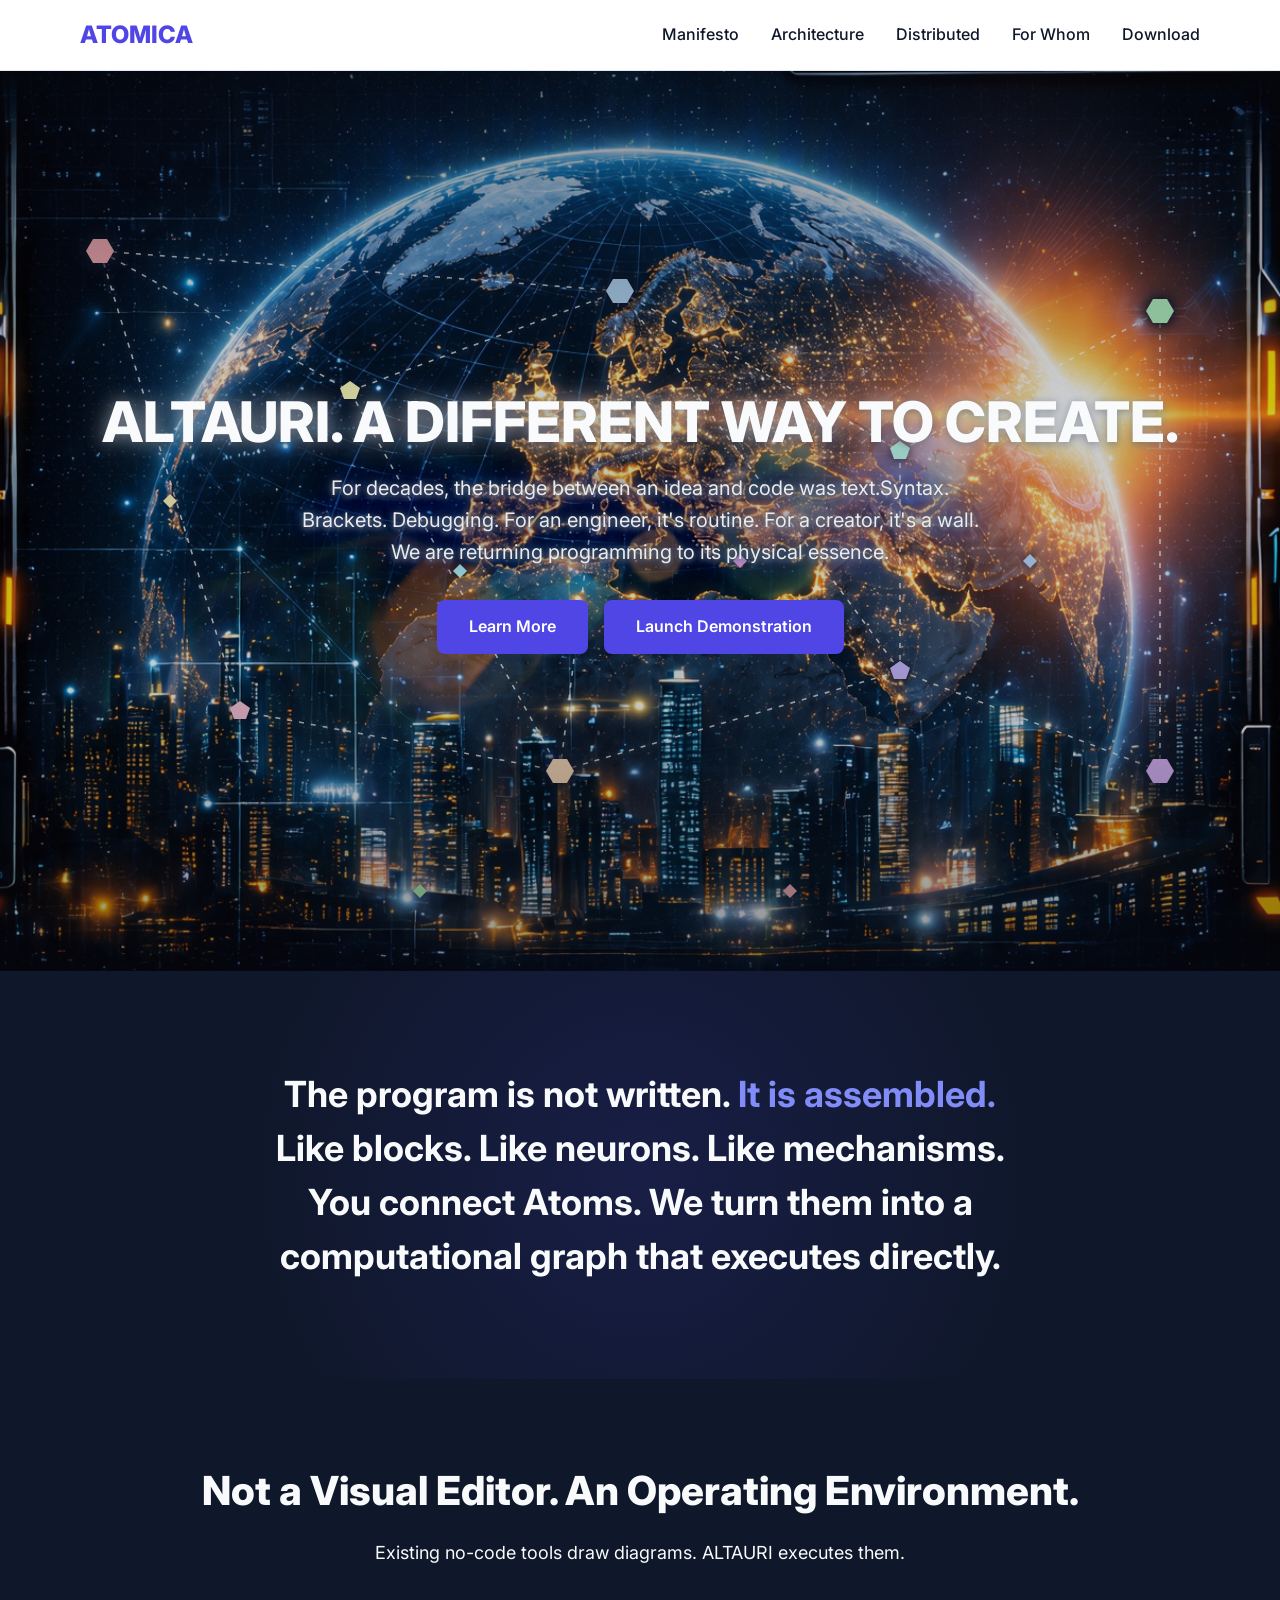
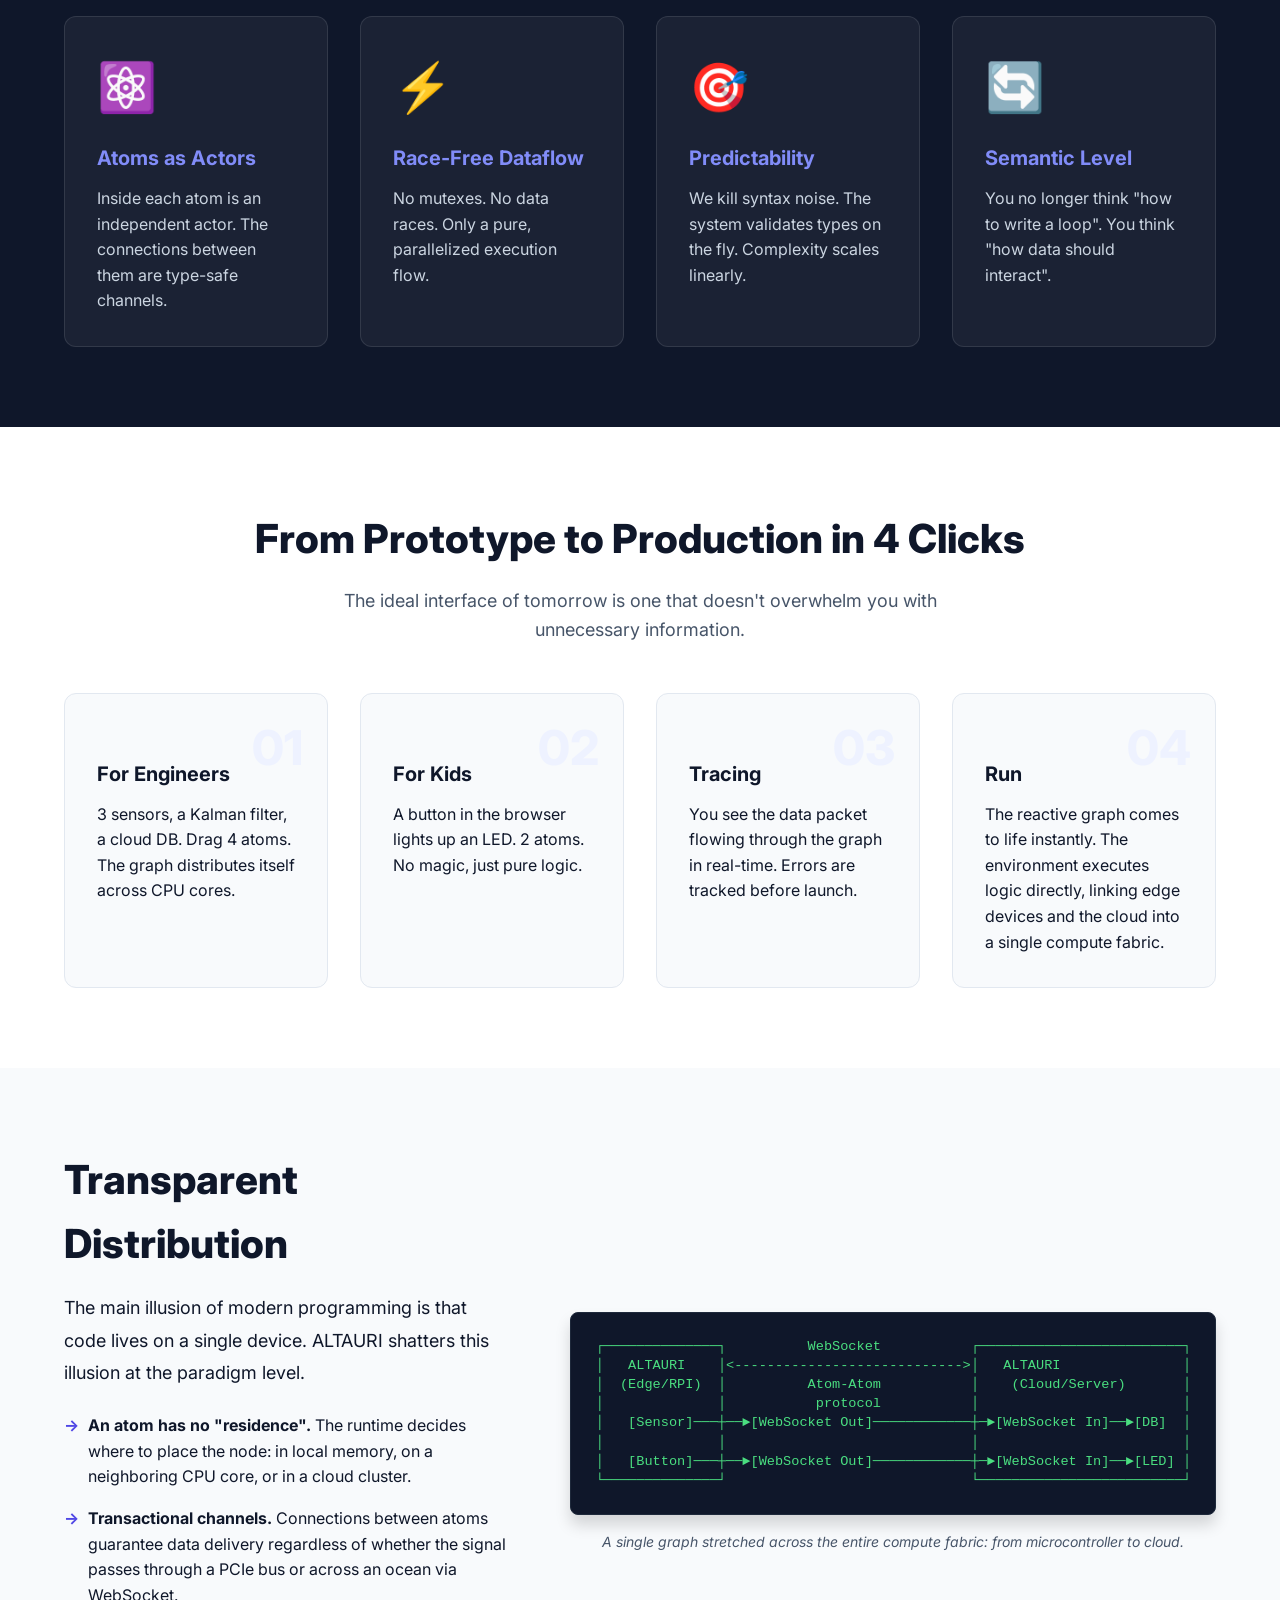
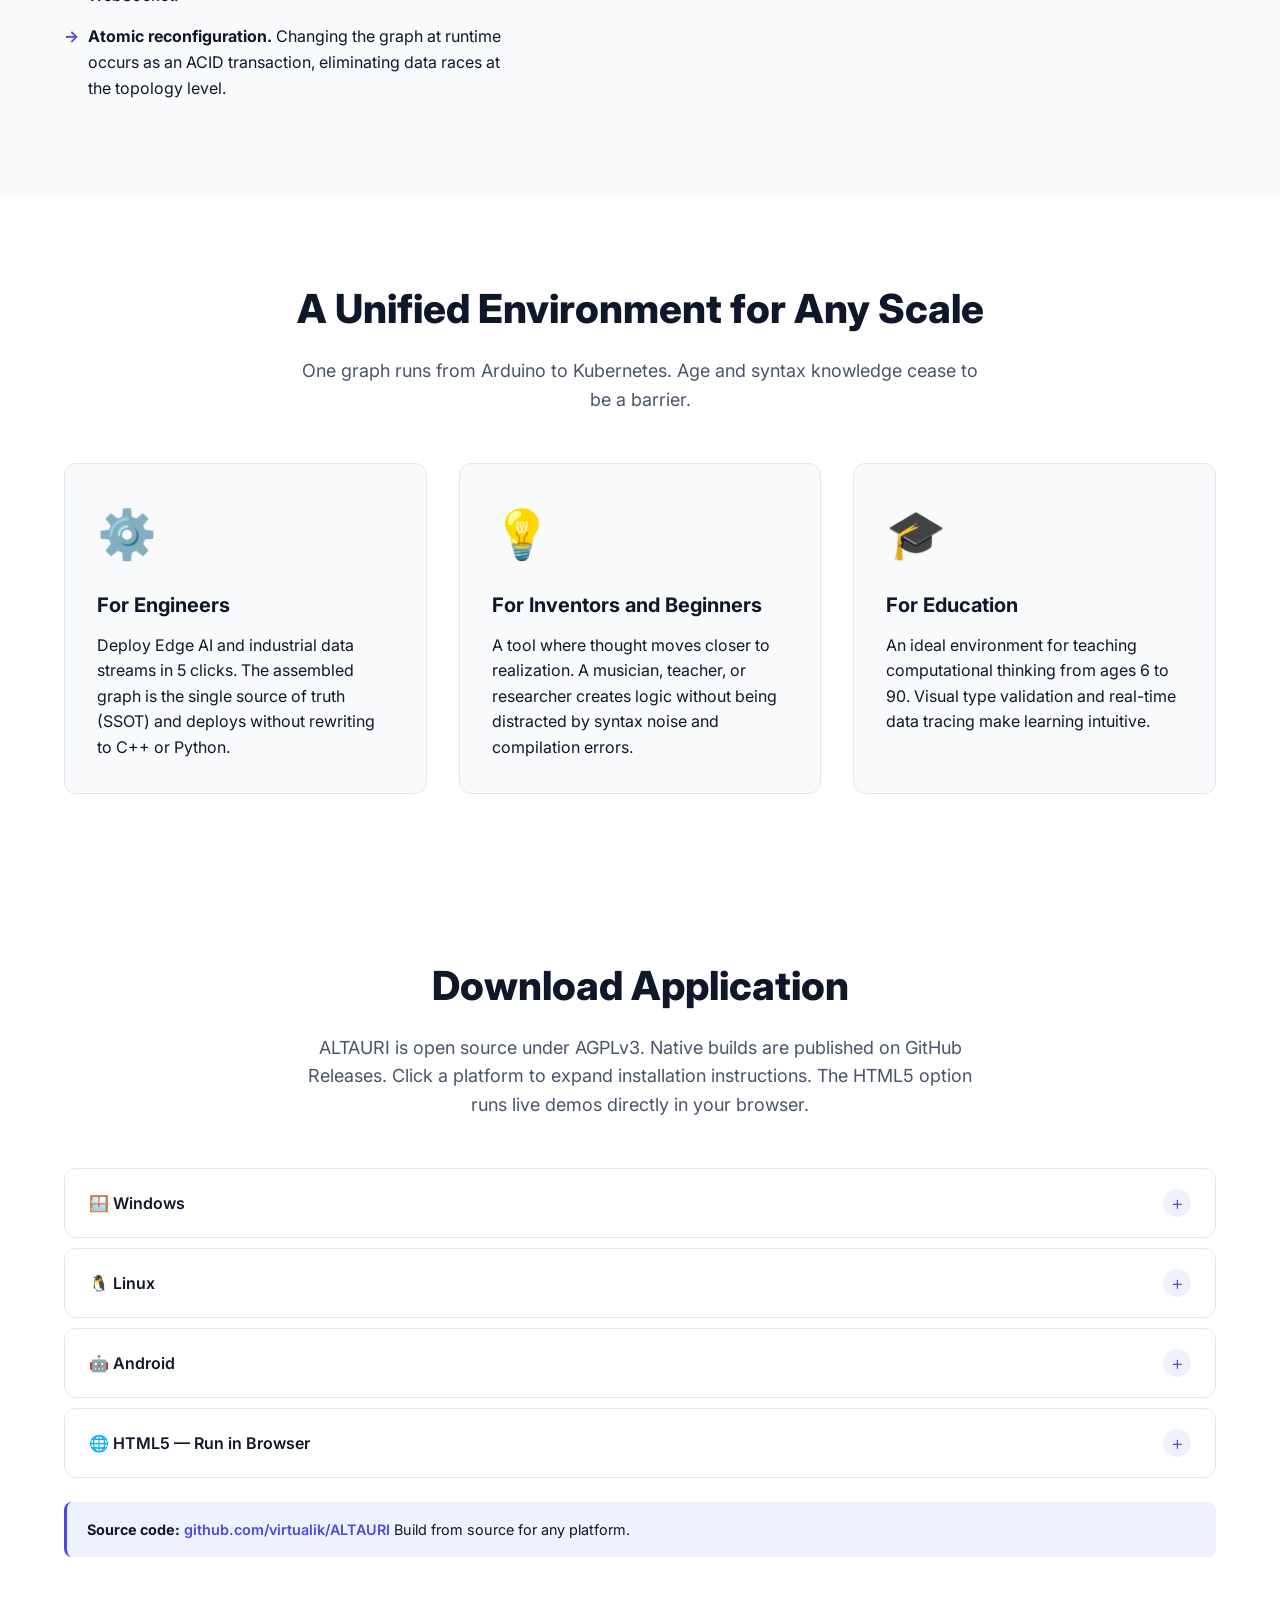
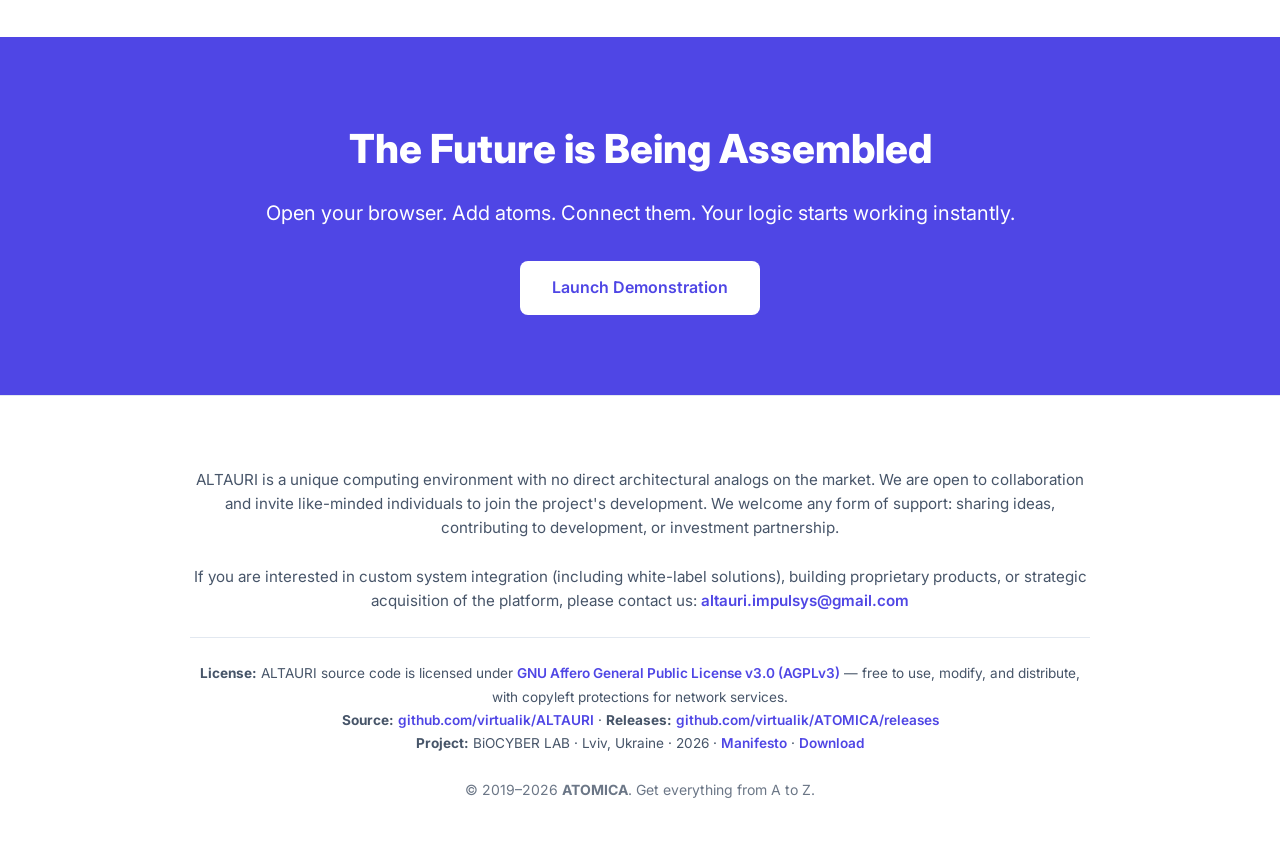
<file: index.html>
<!DOCTYPE html>
<html lang="en">
<head>
    <meta charset="UTF-8">
    <meta name="viewport" content="width=device-width, initial-scale=1.0">
    <title>ATOMICA — A Different Way to Create</title>

    <!-- No Cache this page -->
    <meta http-equiv="Cache-Control" content="no-cache, no-store, must-revalidate">
    <meta http-equiv="Pragma" content="no-cache">
    <meta http-equiv="Expires" content="0">

    <meta name="description" content="ALTAURI is an open-source execution environment for computational graphs. The program is not written — it is assembled. Available for Windows, Linux, Android, and HTML5.">
    <meta name="keywords" content="ALTAURI, ATOMICA, visual programming, computational graph, open source, AGPLv3, NGI, NLnet, WebSocket Atom, distributed computing">
    <link rel="stylesheet" href="css/main.css">
    <link rel="preconnect" href="https://fonts.googleapis.com">
    <link rel="preconnect" href="https://fonts.gstatic.com" crossorigin>
    <link href="https://fonts.googleapis.com/css2?family=Inter:wght@400;500;600;700;800&display=swap" rel="stylesheet">

    <style>
        .manifesto-dark {
            background-color: #0f172a;
            color: #f8fafc;
            padding: 6rem 0;
            text-align: center;
            position: relative;
            overflow: hidden;
        }
        .manifesto-dark::before {
            content: '';
            position: absolute;
            top: 0; left: 0; right: 0; bottom: 0;
            background: radial-gradient(circle at 50% 50%, rgba(79, 70, 229, 0.15) 0%, transparent 60%);
            pointer-events: none;
        }
        .manifesto-quote {
            font-size: clamp(1.5rem, 3vw, 2.25rem);
            font-weight: 700;
            line-height: 1.5;
            max-width: 900px;
            margin: 0 auto;
            position: relative;
            z-index: 1;
        }
        .manifesto-quote span { color: #818cf8; }
        .contrast-section { background-color: #0f172a; color: #e2e8f0; }
        .contrast-section .section-title,
        .contrast-section .section-subtitle { color: #f8fafc; }
        .contrast-card {
            background: rgba(255, 255, 255, 0.05);
            border: 1px solid rgba(255, 255, 255, 0.1);
        }
        .contrast-card h3 { color: #818cf8; }
        .contrast-card p { color: #cbd5e1; }

        /* ====================================================================
           ACCORDION (shared between download + nested demo modules)
           ==================================================================== */
        .accordion-container {
            display: flex;
            flex-direction: column;
            gap: 10px;
            margin-top: 2rem;
        }
        .accordion-item {
            flex: 0 0 auto;
            border-radius: var(--radius-lg, 12px);
            background: var(--color-surface, #ffffff);
            border: 1.5px solid var(--color-border, #e2e8f0);
            overflow: hidden;
            display: flex;
            flex-direction: column;
            transition:
                flex 0.55s cubic-bezier(0.25, 1, 0.5, 1),
                box-shadow 0.35s ease,
                border-color 0.35s ease;
            will-change: flex;
        }
        .accordion-item:hover:not(.is-active) {
            border-color: #c7d2fe;
            box-shadow: 0 2px 8px rgba(79, 70, 229, 0.06);
        }
        .accordion-item.is-active {
            border-color: var(--color-accent, #4f46e5);
            box-shadow:
                0 8px 24px rgba(79, 70, 229, 0.12),
                0 2px 8px rgba(79, 70, 229, 0.06);
        }

        .accordion-header {
            flex-shrink: 0;
            display: flex;
            align-items: center;
            justify-content: space-between;
            padding: 1.25rem 1.5rem;
            background: transparent;
            border: none;
            cursor: pointer;
            text-align: left;
            font-family: inherit;
            font-size: 1rem;
            font-weight: 600;
            color: var(--color-text-primary, #0f172a);
            gap: 1rem;
            transition: color 0.3s ease;
            scroll-margin-top: 100px;
            width: 100%;
        }
        .accordion-header:hover { color: var(--color-accent, #4f46e5); }
        .accordion-item.is-active .accordion-header { color: var(--color-accent, #4f46e5); }
        .accordion-title {
            white-space: nowrap;
            overflow: hidden;
            text-overflow: ellipsis;
        }
        .accordion-icon {
            flex-shrink: 0;
            width: 28px;
            height: 28px;
            display: flex;
            align-items: center;
            justify-content: center;
            border-radius: 50%;
            background: var(--color-accent-light, #eef2ff);
            color: var(--color-accent, #4f46e5);
            font-size: 1.25rem;
            font-weight: 300;
            line-height: 1;
            transition: transform 0.45s cubic-bezier(0.25, 1, 0.5, 1),
                        background 0.3s ease;
            user-select: none;
        }
        .accordion-item.is-active .accordion-icon {
            transform: rotate(45deg);
            background: var(--color-accent, #4f46e5);
            color: #ffffff;
        }
        .accordion-content {
            height: 0;
            overflow: hidden;
            opacity: 0;
            padding: 0 1.5rem;
            transform: translateY(-8px);
            transition:
                height 0.45s cubic-bezier(0.25, 1, 0.5, 1),
                opacity 0.35s ease 0.08s,
                transform 0.35s ease 0.08s,
                padding 0.35s ease;
            pointer-events: none;
        }
        .accordion-item.is-active .accordion-content {
            height: auto;
            flex: 1 1 0%;
            min-height: 0;
            opacity: 1;
            transform: translateY(0);
            padding: 0 1.5rem 1.5rem;
            pointer-events: auto;
        }
        .accordion-inner {
            display: flex;
            flex-direction: column;
        }

        /* ====================================================================
           HERO — background image + SVG graph overlay + intro text
           Structure (bottom-up):
             Layer 0: Earth_EU_Dawn.png as CSS background-image (cover)
             Layer 1: dot grid (subtle, GitHub-style)
             Layer 2: SVG nodes + edges (decorative, breathing animation)
             Layer 3: dark gradient overlay for text contrast
             Layer 4: hero content (title, subtitle, buttons)
           ==================================================================== */
        .hero {
            position: relative;
            overflow: hidden;
            min-height: 100vh;
            display: flex;
            align-items: center;
            justify-content: center;
            padding: 6rem 0;
            text-align: center;
            background-color: #0a0a14;
            background-image: url('Earth_EU_Dawn.png');
            background-size: cover;
            background-position: center top;
            background-repeat: no-repeat;
        }
        /* Dot grid layer — covers entire hero */
        .hero-bg-dots {
            position: absolute;
            inset: 0;
            background-image: radial-gradient(circle, rgba(165, 180, 252, 0.20) 1px, transparent 1.4px);
            background-size: 32px 32px;
            background-position: 0 0;
            pointer-events: none;
            z-index: 1;
            /* Fade dots out at edges so center stays clean */
            mask-image: radial-gradient(ellipse at center, black 30%, transparent 80%);
            -webkit-mask-image: radial-gradient(ellipse at center, black 30%, transparent 80%);
        }
        /* SVG graph layer — decorative atoms + edges */
        .hero-bg-graph {
            position: absolute;
            inset: 0;
            width: 100%;
            height: 100%;
            pointer-events: none;
            z-index: 2;
            opacity: 1;
        }
        .hero-bg-graph .edge {
            stroke: rgba(255, 255, 255, 0.75);
            stroke-width: 1.6;
            fill: none;
            stroke-dasharray: 5 7;
            animation: dash-flow 18s linear infinite;
            filter: drop-shadow(0 0 3px rgba(255, 255, 255, 0.4));
        }
        .hero-bg-graph .node-major {
            filter: drop-shadow(0 0 10px currentColor) drop-shadow(0 0 4px currentColor);
            animation: node-pulse-major 5.5s ease-in-out infinite;
            transform-origin: center;
            transform-box: fill-box;
        }
        .hero-bg-graph .node-minor {
            filter: drop-shadow(0 0 6px currentColor);
            animation: node-pulse-minor 4s ease-in-out infinite;
            transform-origin: center;
            transform-box: fill-box;
        }
        .hero-bg-graph .node-tiny {
            filter: drop-shadow(0 0 4px currentColor);
            animation: node-pulse-tiny 3s ease-in-out infinite;
            transform-origin: center;
            transform-box: fill-box;
        }
        @keyframes dash-flow {
            to { stroke-dashoffset: -200; }
        }
        @keyframes node-pulse-major {
            0%, 100% { transform: scale(1); opacity: 0.95; }
            50%      { transform: scale(1.22); opacity: 1; }
        }
        @keyframes node-pulse-minor {
            0%, 100% { transform: scale(1); opacity: 0.85; }
            50%      { transform: scale(1.15); opacity: 1; }
        }
        @keyframes node-pulse-tiny {
            0%, 100% { transform: scale(1); opacity: 0.75; }
            50%      { transform: scale(1.1); opacity: 1; }
        }
        /* Dark gradient overlay — reduced by ~50% so the Europe image
           shines through. Only enough to keep the title legible. */
        .hero-bg-veil {
            position: absolute;
            inset: 0;
            background:
                linear-gradient(180deg,
                    rgba(10, 10, 20, 0.45) 0%,
                    rgba(10, 10, 20, 0.20) 35%,
                    rgba(10, 10, 20, 0.20) 65%,
                    rgba(10, 10, 20, 0.45) 100%);
            pointer-events: none;
            z-index: 3;
        }
        /* Hero content sits on top of everything */
        .hero .container {
            position: relative;
            z-index: 4;
        }
        /* Text colors flipped to light-on-dark */
        .hero-title {
            color: #f8fafc;
            /* Light-gray glow halo + dark depth shadow: keeps letters readable
               over the bright sunrise area of the Earth background */
            text-shadow:
                0 0 18px rgba(226, 232, 240, 0.55),
                0 0 42px rgba(203, 213, 225, 0.32),
                0 2px 10px rgba(10, 15, 30, 0.55);
        }
       .hero-subtitle {
            color: #ebebeb;
            text-shadow:
				0 0 10px rgb(69 105 123),
				0 0 24px rgb(50 50 222 / 100%),
				0 2px 5px rgb(128 128 128);
        }
        @media (prefers-reduced-motion: reduce) {
            .hero-bg-graph .edge,
            .hero-bg-graph .node-major,
            .hero-bg-graph .node-minor,
            .hero-bg-graph .node-tiny {
                animation: none;
            }
        }
        @media (max-width: 768px) {
            .hero {
                background-attachment: scroll;   /* fixed breaks on mobile */
                padding: 4rem 0;
            }
            .hero-bg-graph { opacity: 0.5; }
            .hero-bg-dots  { background-size: 24px 24px; }
        }

        /* ====================================================================
           NESTED ACCORDION (demo modules inside HTML5 download item)
           Mirrors the original demo.html architecture: a fixed-height flex
           container that propagates its height down to .runtime-container
           through .accordion-content (height:auto, flex:1) → .accordion-inner
           (height:100%, flex column) → .runtime-container (flex:1).
           ==================================================================== */
        .nested-accordion {
            display: flex;
            flex-direction: column;
            gap: 8px;
            margin-top: 1rem;
            /* Fixed height — this is the source of all vertical space for the
               nested demo modules and their canvas. Without this, clientHeight=0
               at lazy-load time and lime.embed() creates an invisible canvas. */
            height: 85vh;
            min-height: 600px;
            max-height: 1100px;
        }
        .nested-accordion .accordion-item {
            border-radius: var(--radius-md, 8px);
            border-width: 1px;
        }
        .nested-accordion .accordion-header {
            padding: 0.9rem 1.25rem;
            font-size: 0.95rem;
        }
        .nested-accordion .accordion-icon {
            width: 24px;
            height: 24px;
            font-size: 1.1rem;
        }
        .nested-accordion .accordion-content {
            padding: 0 1.25rem;
        }
        .nested-accordion .accordion-item.is-active .accordion-content {
            padding: 0 1.25rem 1.25rem;
            height: auto;
            flex: 1 1 0%;
            min-height: 0;
        }
        /* CRITICAL: the top-level rule `.accordion-item.is-active .accordion-content
           { height: auto; flex: 1 1 0% }` leaks into the nested accordion (the demo
           items live inside the active HTML5 item), so closed nested items would
           stay expanded. This reset forces them to collapse. */
        .nested-accordion .accordion-item:not(.is-active) .accordion-content {
            height: 0 !important;
            flex: 0 0 auto !important;
            min-height: 0 !important;
            padding-top: 0 !important;
            padding-bottom: 0 !important;
        }
        .nested-accordion .accordion-item.is-active {
            flex: 1 1 0%;
        }
        /* Inner wrapper fills the whole content area so .runtime-container
           (a flex:1 child below) receives the right height. */
        .nested-accordion .accordion-inner {
            height: 100%;
            display: flex;
            flex-direction: column;
        }
        .nested-accordion .accordion-inner .demo-description {
            margin-bottom: 1rem;
            flex-shrink: 0;
        }

        /* ====================================================================
           RUNTIME CONTAINER (inside nested demo modules)
           ==================================================================== */
        .runtime-container {
            flex: 1 1 0%;
            min-height: 360px; /* keep the editor canvas readable: atoms render at a visible size */
            background: #1a1a2e;
            border-radius: var(--radius-md, 8px);
            overflow: hidden;
            position: relative; /* critical for absolutely-positioned canvas */
        }
        .runtime-container > div,
        .runtime-container canvas {
            /* Proportional fit, centered: the canvas keeps its own width:height
               ratio on any page resize and never stretches non-uniformly.
               (lime sizes the canvas to the container at embed time; this CSS
               letterboxes it inside the container afterwards.) */
            width: auto !important;
            height: auto !important;
            max-width: 100% !important;
            max-height: 100% !important;
            display: block !important;
            position: absolute !important;
            top: 50% !important;
            left: 50% !important;
            transform: translate(-50%, -50%) !important;
        }
        .runtime-container[data-initialized="false"]::after {
            content: 'Runtime will initialize on first open';
            position: absolute;
            inset: 0;
            display: flex;
            align-items: center;
            justify-content: center;
            font-size: 0.85rem;
            color: rgba(255, 255, 255, 0.35);
            font-family: var(--font-main, 'Inter', sans-serif);
        }

        /* ====================================================================
           DEMO DESCRIPTIONS + DOWNLOAD HINTS
           ==================================================================== */
        .demo-description {
            display: flex;
            justify-content: space-between;
            align-items: center;
            white-space: nowrap;
            margin-bottom: 0.75rem;
        }
        .demo-description .download-block {
            margin-left: auto;
            display: flex;
            align-items: center;
            gap: 8px;
        }
        .demo-description .download-block a {
            text-decoration: none;
            font-size: 1.2rem;
            transition: transform 0.2s;
        }
        .demo-description .download-block a:hover { transform: scale(1.2); }

        .download-hint {
            margin-top: 1.5rem;
            padding: 1rem 1.25rem;
            background: var(--color-accent-light);
            border-radius: var(--radius-md);
            border-left: 3px solid var(--color-accent);
            font-size: 0.9rem;
            color: var(--color-text-primary);
            line-height: 1.6;
        }
        .download-hint a {
            color: var(--color-accent);
            font-weight: 600;
            text-decoration: none;
        }
        .download-hint a:hover { text-decoration: underline; }

        /* ====================================================================
           DOWNLOAD PLATFORM CARDS
           ==================================================================== */
        .platform-grid {
            display: grid;
            grid-template-columns: repeat(auto-fit, minmax(220px, 1fr));
            gap: 1.5rem;
            margin-top: 1.5rem;
        }
        .platform-card {
            background: var(--color-bg);
            border: 1.5px solid var(--color-border);
            border-radius: var(--radius-lg);
            padding: 1.5rem;
            text-align: center;
            transition: transform 0.3s, box-shadow 0.3s, border-color 0.3s;
            text-decoration: none;
            color: var(--color-text-primary);
            display: flex;
            flex-direction: column;
            align-items: center;
            gap: 0.75rem;
        }
        .platform-card:hover {
            transform: translateY(-5px);
            box-shadow: var(--shadow-md);
            border-color: var(--color-accent);
        }
        .platform-icon { font-size: 3rem; line-height: 1; }
        .platform-name {
            font-size: 1.125rem;
            font-weight: 700;
            color: var(--color-text-primary);
        }
        .platform-meta {
            font-size: 0.85rem;
            color: var(--color-text-secondary);
        }
        .platform-button {
            margin-top: 0.5rem;
            display: inline-block;
            padding: 0.5rem 1.25rem;
            background: var(--color-accent);
            color: white;
            border-radius: var(--radius-md);
            font-size: 0.875rem;
            font-weight: 600;
            transition: background 0.2s;
            text-decoration: none;
        }
        .platform-card:hover .platform-button,
        .platform-button:hover { background: var(--color-accent-hover); }

        /* ====================================================================
           FOOTER UPDATES — license + source link
           ==================================================================== */
        .footer-license {
            margin-top: 1.5rem;
            padding-top: 1.5rem;
            border-top: 1px solid var(--color-border);
            font-size: 0.85rem;
            color: var(--color-text-secondary);
            line-height: 1.7;
            max-width: 900px;
            margin-left: auto;
            margin-right: auto;
        }
        .footer-license a {
            color: var(--color-accent);
            text-decoration: none;
            font-weight: 600;
        }
        .footer-license a:hover { text-decoration: underline; }

        @media (max-width: 768px) {
            .accordion-container { gap: 8px; }
            .accordion-header { padding: 1rem 1.25rem; font-size: 0.9rem; }
            .accordion-item.is-active .accordion-content { padding: 0 1.25rem 1.25rem; }
            .nested-accordion { height: 85vh; min-height: 500px; }
            .platform-grid { grid-template-columns: 1fr; }
        }
    </style>
</head>
<body>
    <!-- Header -->
    <header class="header">
        <div class="container header-container">
            <a href="index.html" class="logo">ATOMICA</a>
            <nav class="nav-menu">
                <a href="#manifesto" class="nav-link">Manifesto</a>
                <a href="#features" class="nav-link">Architecture</a>
                <a href="#distributed" class="nav-link">Distributed</a>
                <a href="#audience" class="nav-link">For Whom</a>
                <a href="#download" class="nav-link">Download</a>
            </nav>
            <button class="menu-toggle" aria-label="Toggle menu" aria-expanded="false">
                <span></span>
                <span></span>
                <span></span>
            </button>
        </div>
    </header>

    <!-- Hero Section -->
    <section class="hero">
        <!-- Layer 1: dot grid -->
        <div class="hero-bg-dots" aria-hidden="true"></div>

        <!-- Layer 2: SVG graph (decorative atoms + edges) -->
        <svg class="hero-bg-graph" viewBox="0 0 1440 900" preserveAspectRatio="xMidYMid slice" aria-hidden="true">
            <!-- Edges (drawn first so nodes sit on top) -->
            <line class="edge" x1="180"  y1="180" x2="430"  y2="320"/>
            <line class="edge" x1="430"  y1="320" x2="700"  y2="220"/>
            <line class="edge" x1="700"  y1="220" x2="980"  y2="380"/>
            <line class="edge" x1="980"  y1="380" x2="1240" y2="240"/>
            <line class="edge" x1="180"  y1="180" x2="320"  y2="640"/>
            <line class="edge" x1="320"  y1="640" x2="640"  y2="700"/>
            <line class="edge" x1="640"  y1="700" x2="980"  y2="600"/>
            <line class="edge" x1="980"  y1="600" x2="1240" y2="700"/>
            <line class="edge" x1="430"  y1="320" x2="640"  y2="700"/>
            <line class="edge" x1="700"  y1="220" x2="980"  y2="600"/>
            <line class="edge" x1="640"  y1="700" x2="700"  y2="220"/>
            <line class="edge" x1="980"  y1="380" x2="980"  y2="600"/>
            <line class="edge" x1="180"  y1="180" x2="700"  y2="220"/>
            <line class="edge" x1="1240" y1="240" x2="1240" y2="700"/>

            <!-- Nodes — hexagons (6-sided, major), pentagons (5-sided, minor), diamonds (4-sided, tiny).
                 Each node carries its own pastel fill + animation delay so they breathe out of sync. -->
            <!-- Major nodes — hexagons (6-sided), r=14, with glow -->
            <polygon class="node-major" points="194,180 187,192 173,192 166,180 173,168 187,168" fill="#ffb3ba" style="animation-delay: 0s"/>
            <polygon class="node-major" points="714,220 707,232 693,232 686,220 693,208 707,208" fill="#bae1ff" style="animation-delay: -1.2s"/>
            <polygon class="node-major" points="1254,240 1247,252 1233,252 1226,240 1233,228 1247,228" fill="#baffc9" style="animation-delay: -2.4s"/>
            <polygon class="node-major" points="654,700 647,712 633,712 626,700 633,688 647,688" fill="#ffdfba" style="animation-delay: -0.8s"/>
            <polygon class="node-major" points="1254,700 1247,712 1233,712 1226,700 1233,688 1247,688" fill="#e0bbff" style="animation-delay: -3.1s"/>

            <!-- Minor nodes — pentagons (5-sided), r=10 -->
            <polygon class="node-minor" points="430,310 440,317 436,328 424,328 420,317" fill="#ffffba" style="animation-delay: -0.5s"/>
            <polygon class="node-minor" points="980,370 990,377 986,388 974,388 970,377" fill="#baffed" style="animation-delay: -1.7s"/>
            <polygon class="node-minor" points="320,630 330,637 326,648 314,648 310,637" fill="#ffc9de" style="animation-delay: -2.3s"/>
            <polygon class="node-minor" points="980,590 990,597 986,608 974,608 970,597" fill="#c9baff" style="animation-delay: -0.3s"/>

            <!-- Tiny nodes — diamonds (4-sided), r=7 -->
            <polygon class="node-tiny" points="250,423 257,430 250,437 243,430" fill="#fff3ba" style="animation-delay: -1.0s"/>
            <polygon class="node-tiny" points="540,493 547,500 540,507 533,500" fill="#bafff9" style="animation-delay: -2.5s"/>
            <polygon class="node-tiny" points="820,483 827,490 820,497 813,490" fill="#ffbaf0" style="animation-delay: -1.5s"/>
            <polygon class="node-tiny" points="1110,483 1117,490 1110,497 1103,490" fill="#badcff" style="animation-delay: -2.0s"/>
            <polygon class="node-tiny" points="500,813 507,820 500,827 493,820" fill="#baffba" style="animation-delay: -0.9s"/>
            <polygon class="node-tiny" points="870,813 877,820 870,827 863,820" fill="#ffbaba" style="animation-delay: -2.8s"/>
        </svg>

        <!-- Layer 3: dark gradient veil keeps center text readable
             over the busy background image -->
        <div class="hero-bg-veil" aria-hidden="true"></div>

        <!-- Layer 4: hero content -->
        <div class="container">
            <h1 class="hero-title" data-animate="fade-up">ALTAURI. A DIFFERENT WAY TO CREATE.</h1>
            <p class="hero-subtitle" data-animate="fade-up" data-delay="100">
                For decades, the bridge between an idea and code was text.Syntax. Brackets. Debugging. For an engineer, it's routine. For a creator, it's a wall. We are returning programming to its physical essence.
            </p>
            <div class="hero-buttons" data-animate="fade-up" data-delay="200">
                <a href="#manifesto" class="btn btn-primary">Learn More</a>
                <a href="#download" class="btn btn-primary" data-launch-demo>Launch Demonstration</a>
            </div>
        </div>
    </section>

    <!-- ====================================================================
         MANIFESTO SECTION
         ==================================================================== -->
    <section class="section manifesto-dark" id="manifesto">
        <div class="container">
            <blockquote class="manifesto-quote" data-animate="fade-up">
                The program is not written. <span>It is assembled.</span><br>
                Like blocks. Like neurons. Like mechanisms.<br>
                You connect Atoms. We turn them into a computational graph that executes directly.
            </blockquote>
        </div>
    </section>

    <!-- Features Section (Architecture) -->
    <section class="section features-section contrast-section" id="features">
        <div class="container">
            <h2 class="section-title" data-animate="fade-up">Not a Visual Editor. An Operating Environment.</h2>
            <p class="section-subtitle" data-animate="fade-up" data-delay="100">
                Existing no-code tools draw diagrams. ALTAURI executes them.
            </p>
            <div class="features-grid">
                <div class="feature-card contrast-card" data-animate="fade-up" data-delay="0">
                    <div class="feature-icon">⚛️</div>
                    <h3>Atoms as Actors</h3>
                    <p>Inside each atom is an independent actor. The connections between them are type-safe channels.</p>
                </div>
                <div class="feature-card contrast-card" data-animate="fade-up" data-delay="100">
                    <div class="feature-icon">⚡</div>
                    <h3>Race-Free Dataflow</h3>
                    <p>No mutexes. No data races. Only a pure, parallelized execution flow.</p>
                </div>
                <div class="feature-card contrast-card" data-animate="fade-up" data-delay="200">
                    <div class="feature-icon">🎯</div>
                    <h3>Predictability</h3>
                    <p>We kill syntax noise. The system validates types on the fly. Complexity scales linearly.</p>
                </div>
                <div class="feature-card contrast-card" data-animate="fade-up" data-delay="300">
                    <div class="feature-icon">🔄</div>
                    <h3>Semantic Level</h3>
                    <p>You no longer think "how to write a loop". You think "how data should interact".</p>
                </div>
            </div>
        </div>
    </section>

    <!-- Workflow Section -->
    <section class="section workflow-section" id="workflow">
        <div class="container">
            <h2 class="section-title" data-animate="fade-up">From Prototype to Production in 4 Clicks</h2>
            <p class="section-subtitle" data-animate="fade-up" data-delay="100">
                The ideal interface of tomorrow is one that doesn't overwhelm you with unnecessary information.
            </p>
            <div class="workflow-grid">
                <div class="workflow-step" data-animate="fade-up" data-delay="0">
                    <div class="step-number">01</div>
                    <h3>For Engineers</h3>
                    <p>3 sensors, a Kalman filter, a cloud DB. Drag 4 atoms. The graph distributes itself across CPU cores.</p>
                </div>
                <div class="workflow-step" data-animate="fade-up" data-delay="100">
                    <div class="step-number">02</div>
                    <h3>For Kids</h3>
                    <p>A button in the browser lights up an LED. 2 atoms. No magic, just pure logic.</p>
                </div>
                <div class="workflow-step" data-animate="fade-up" data-delay="200">
                    <div class="step-number">03</div>
                    <h3>Tracing</h3>
                    <p>You see the data packet flowing through the graph in real-time. Errors are tracked before launch.</p>
                </div>
                <div class="workflow-step" data-animate="fade-up" data-delay="300">
                    <div class="step-number">04</div>
                    <h3>Run</h3>
                    <p>The reactive graph comes to life instantly. The environment executes logic directly, linking edge devices and the cloud into a single compute fabric.</p>
                </div>
            </div>
        </div>
    </section>

    <!-- ====================================================================
         DISTRIBUTED SECTION
         ==================================================================== -->
    <section class="section distributed-section" id="distributed">
        <div class="container">
            <div class="split-layout">
                <div class="split-content" data-animate="fade-right">
                    <h2 class="section-title" style="text-align: left;">Transparent Distribution</h2>
                    <p class="lead-text">
                        The main illusion of modern programming is that code lives on a single device.
                        ALTAURI shatters this illusion at the paradigm level.
                    </p>
                    <ul class="feature-list">
                        <li><strong>An atom has no "residence".</strong> The runtime decides where to place the node: in local memory, on a neighboring CPU core, or in a cloud cluster.</li>
                        <li><strong>Transactional channels.</strong> Connections between atoms guarantee data delivery regardless of whether the signal passes through a PCIe bus or across an ocean via WebSocket.</li>
                        <li><strong>Atomic reconfiguration.</strong> Changing the graph at runtime occurs as an ACID transaction, eliminating data races at the topology level.</li>
                    </ul>
                </div>
                <div class="split-visual" data-animate="fade-left">
<pre class="ascii-art-block">┌──────────────┐          WebSocket           ┌─────────────────────────┐
│   ALTAURI    │&lt;----------------------------&gt;│   ALTAURI               │
│  (Edge/RPI)  │          Atom-Atom           │    (Cloud/Server)       │
│              │           protocol           │                         │
│   [Sensor]───┼──►[WebSocket Out]────────────┼─►[WebSocket In]──►[DB]  │
│              │                              │                         │
│   [Button]───┼──►[WebSocket Out]────────────┼─►[WebSocket In]──►[LED] │
└──────────────┘                              └─────────────────────────┘</pre>
                    <p class="caption">A single graph stretched across the entire compute fabric: from microcontroller to cloud.</p>
                </div>
            </div>
        </div>
    </section>

    <!-- Audience Section -->
    <section class="section audience-section" id="audience">
        <div class="container">
            <h2 class="section-title" data-animate="fade-up">A Unified Environment for Any Scale</h2>
            <p class="section-subtitle" data-animate="fade-up" data-delay="100">
                One graph runs from Arduino to Kubernetes. Age and syntax knowledge cease to be a barrier.
            </p>
            <div class="audience-grid">
                <div class="audience-card" data-animate="fade-up" data-delay="0">
                    <div class="icon">⚙️</div>
                    <h3>For Engineers</h3>
                    <p>Deploy Edge AI and industrial data streams in 5 clicks. The assembled graph is the single source of truth (SSOT) and deploys without rewriting to C++ or Python.</p>
                </div>
                <div class="audience-card" data-animate="fade-up" data-delay="100">
                    <div class="icon">💡</div>
                    <h3>For Inventors and Beginners</h3>
                    <p>A tool where thought moves closer to realization. A musician, teacher, or researcher creates logic without being distracted by syntax noise and compilation errors.</p>
                </div>
                <div class="audience-card" data-animate="fade-up" data-delay="200">
                    <div class="icon">🎓</div>
                    <h3>For Education</h3>
                    <p>An ideal environment for teaching computational thinking from ages 6 to 90. Visual type validation and real-time data tracing make learning intuitive.</p>
                </div>
            </div>
        </div>
    </section>

    <!-- ====================================================================
         DOWNLOAD APPLICATION SECTION
         Contains 4 platform accordions. The HTML5 accordion contains the
         3 nested demo modules (the live ALTAURI runtime).
         ==================================================================== -->
    <section class="section" id="download" style="background: var(--color-surface);">
        <div class="container">
            <h2 class="section-title" data-animate="fade-up">Download Application</h2>
            <p class="section-subtitle" data-animate="fade-up" data-delay="100">
                ALTAURI is open source under AGPLv3. Native builds are published on GitHub Releases.
                Click a platform to expand installation instructions. The HTML5 option runs live demos directly in your browser.
            </p>

            <div class="accordion-container">

                <!-- Windows -->
                <div class="accordion-item">
                    <button class="accordion-header" aria-expanded="false" data-download-id="windows">
                        <span class="accordion-title">🪟 Windows</span>
                        <span class="accordion-icon">+</span>
                    </button>
                    <div class="accordion-content">
                        <div class="accordion-inner">
                            <p class="demo-description">
                                Standalone .zip — no installer, no admin rights required.
                                <span class="download-block">
                                    <a href="https://github.com/virtualik/ATOMICA/releases/latest/download/ATOMICA-Windows_PUBLIC.zip" class="platform-button">Download .zip</a>
                                </span>
                            </p>
                            <div class="platform-grid">
                                <div class="platform-card">
                                    <div class="platform-icon">1️⃣</div>
                                    <div class="platform-name">Unzip</div>
                                    <div class="platform-meta">Extract the .zip archive to any folder.</div>
                                </div>
                                <div class="platform-card">
                                    <div class="platform-icon">2️⃣</div>
                                    <div class="platform-name">Run</div>
                                    <div class="platform-meta">Double-click <code>ATOMICA.exe</code>. No installation required.</div>
                                </div>
                                <div class="platform-card">
                                    <div class="platform-icon">⚠️</div>
                                    <div class="platform-name">SmartScreen</div>
                                    <div class="platform-meta">If blocked: "More details" → "Run anyway".</div>
                                </div>
                            </div>
                        </div>
                    </div>
                </div>

                <!-- Linux -->
                <div class="accordion-item">
                    <button class="accordion-header" aria-expanded="false" data-download-id="linux">
                        <span class="accordion-title">🐧 Linux</span>
                        <span class="accordion-icon">+</span>
                    </button>
                    <div class="accordion-content">
                        <div class="accordion-inner">
                            <p class="demo-description">
                                Portable .tar.gz — run from any directory.
                                <span class="download-block">
                                    <a href="https://github.com/virtualik/ATOMICA/releases/latest/download/ATOMICA-Linux_PUBLIC.tar.gz" class="platform-button">Download .tar.gz</a>
                                </span>
                            </p>
                            <div class="platform-grid">
                                <div class="platform-card">
                                    <div class="platform-icon">1️⃣</div>
                                    <div class="platform-name">Extract</div>
                                    <div class="platform-meta"><code>tar -xzf ATOMICA-Linux_PUBLIC.tar.gz</code></div>
                                </div>
                                <div class="platform-card">
                                    <div class="platform-icon">2️⃣</div>
                                    <div class="platform-name">Run</div>
                                    <div class="platform-meta"><code>./ALTAURI_Linux</code></div>
                                </div>
                                <div class="platform-card">
                                    <div class="platform-icon">ℹ️</div>
                                    <div class="platform-name">Permissions</div>
                                    <div class="platform-meta">If blocked: <code>chmod +x ALTAURI_Linux</code></div>
                                </div>
                            </div>
                        </div>
                    </div>
                </div>

                <!-- Android -->
                <div class="accordion-item">
                    <button class="accordion-header" aria-expanded="false" data-download-id="android">
                        <span class="accordion-title">🤖 Android</span>
                        <span class="accordion-icon">+</span>
                    </button>
                    <div class="accordion-content">
                        <div class="accordion-inner">
                            <p class="demo-description">
                                Direct .apk installation — no Play Store required.
                                <span class="download-block">
                                    <a href="https://github.com/virtualik/ATOMICA/releases/latest/download/ATOMICA-Android_PUBLIC.apk" class="platform-button">Download .apk</a>
                                </span>
                            </p>
                            <div class="platform-grid">
                                <div class="platform-card">
                                    <div class="platform-icon">1️⃣</div>
                                    <div class="platform-name">Allow</div>
                                    <div class="platform-meta">Enable "Install from unknown sources" in Settings.</div>
                                </div>
                                <div class="platform-card">
                                    <div class="platform-icon">2️⃣</div>
                                    <div class="platform-name">Install</div>
                                    <div class="platform-meta">Open the .apk file and confirm installation.</div>
                                </div>
                                <div class="platform-card">
                                    <div class="platform-icon">⚠️</div>
                                    <div class="platform-name">Play Protect</div>
                                    <div class="platform-meta">If blocked: "Install anyway".</div>
                                </div>
                            </div>
                        </div>
                    </div>
                </div>

                <!-- HTML5 — Run in Browser (CONTAINS NESTED DEMO MODULES) -->
                <div class="accordion-item">
                    <button class="accordion-header" aria-expanded="false" data-download-id="html5">
                        <span class="accordion-title">🌐 HTML5 — Run in Browser</span>
                        <span class="accordion-icon">+</span>
                    </button>
                    <div class="accordion-content">
                        <div class="accordion-inner">
                            <p class="demo-description">
                                No download — the runtime runs directly in your browser.
                                Click any module title below to open its live runtime and try ALTAURI in action.
                            </p>

                            <!-- NESTED ACCORDION — the 3 demo modules live here -->
                            <div class="nested-accordion">

                                <!-- Demo Module 1 -->
                                <div class="accordion-item">
                                    <button class="accordion-header" aria-expanded="false" data-demo-id="1">
                                        <span class="accordion-title">Module 1: Signal Routing</span>
                                        <span class="accordion-icon">+</span>
                                    </button>
                                    <div class="accordion-content">
                                        <div class="accordion-inner">
                                            <p class="demo-description">
                                                Direct control with visual feedback elements.
                                                <span class="download-block">
                                                    Download
                                                    <a href="https://github.com/virtualik/ATOMICA/releases/latest/download/ATOMICA-Windows_PUBLIC.zip" title="Windows">🪟</a>
                                                    <a href="https://github.com/virtualik/ATOMICA/releases/latest/download/ATOMICA-Android_PUBLIC.apk" title="Android">🤖</a>
                                                    <a href="https://github.com/virtualik/ATOMICA/releases/latest/download/ATOMICA-Linux_PUBLIC.tar.gz" title="Linux">🐧</a>
                                                </span>
                                            </p>
                                            <div id="demo-runtime-1" class="runtime-container" resizable="true" data-initialized="false" data-blueprint="blueprints/ButtonAndLED.atom"></div>
                                        </div>
                                    </div>
                                </div>

                                <!-- Demo Module 2 -->
                                <div class="accordion-item">
                                    <button class="accordion-header" aria-expanded="false" data-demo-id="2">
                                        <span class="accordion-title">Module 2: COM Port Management with Logging to File on local client machine</span>
                                        <span class="accordion-icon">+</span>
                                    </button>
                                    <div class="accordion-content">
                                        <div class="accordion-inner">
                                            <p class="demo-description">
                                                Direct, low-latency access to standard serial communication interfaces with real-time telemetry.
                                                <span class="download-block">
                                                    Download
                                                    <a href="https://github.com/virtualik/ATOMICA/releases/latest/download/ATOMICA-Windows_PUBLIC.zip" title="Windows">🪟</a>
                                                    <a href="https://github.com/virtualik/ATOMICA/releases/latest/download/ATOMICA-Android_PUBLIC.apk" title="Android">🤖</a>
                                                    <a href="https://github.com/virtualik/ATOMICA/releases/latest/download/ATOMICA-Linux_PUBLIC.tar.gz" title="Linux">🐧</a>
                                                </span>
                                            </p>
                                            <div id="demo-runtime-2" class="runtime-container" resizable="true" data-initialized="false" data-blueprint="blueprints/SerialTerminal.atom"></div>
                                        </div>
                                    </div>
                                </div>

                                <!-- Demo Module 3 -->
                                <div class="accordion-item">
                                    <button class="accordion-header" aria-expanded="false" data-demo-id="3">
                                        <span class="accordion-title">Module 3: Multi-Device Signal Routing</span>
                                        <span class="accordion-icon">+</span>
                                    </button>
                                    <div class="accordion-content">
                                        <div class="accordion-inner">
                                            <p class="demo-description">
                                                Demonstration of switch control across multiple coordinated devices.
                                                <span class="download-block">
                                                    Download
                                                    <a href="https://github.com/virtualik/ATOMICA/releases/latest/download/ATOMICA-Windows_PUBLIC.zip" title="Windows">🪟</a>
                                                    <a href="https://github.com/virtualik/ATOMICA/releases/latest/download/ATOMICA-Android_PUBLIC.apk" title="Android">🤖</a>
                                                    <a href="https://github.com/virtualik/ATOMICA/releases/latest/download/ATOMICA-Linux_PUBLIC.tar.gz" title="Linux">🐧</a>
                                                </span>
                                            </p>
                                            <div id="demo-runtime-3" class="runtime-container" resizable="true" data-initialized="false" data-blueprint="blueprints/ToggleSwitch.atom"></div>
                                        </div>
                                    </div>
                                </div>

                            </div>
                            <!-- /NESTED ACCORDION -->
                        </div>
                    </div>
                </div>
                <!-- /HTML5 accordion item -->

            </div>

            <div class="download-hint">
                <strong>Source code:</strong>
                <a href="https://github.com/virtualik/ALTAURI" target="_blank" rel="noopener">github.com/virtualik/ALTAURI</a>
                Build from source for any platform.
            </div>
        </div>
    </section>

    <!-- CTA Section -->
    <section class="cta-section">
        <div class="container">
            <h2 class="cta-title" data-animate="fade-up">The Future is Being Assembled</h2>
            <p class="cta-subtitle" data-animate="fade-up" data-delay="100">
                Open your browser. Add atoms. Connect them. Your logic starts working instantly.
            </p>
            <a href="#download" class="btn btn-primary" data-launch-demo data-animate="fade-up" data-delay="200">Launch Demonstration</a>
        </div>
    </section>

    <!-- Footer -->
    <footer class="footer">
        <div class="container">
            <p class="footer-text" style="margin-top: 1.5rem; max-width: 900px; margin-left: auto; margin-right: auto;">
                ALTAURI is a unique computing environment with no direct architectural analogs on the market.
                We are open to collaboration and invite like-minded individuals to join the project's development.
                We welcome any form of support: sharing ideas, contributing to development, or investment partnership.
                <br><br>
                If you are interested in custom system integration (including white-label solutions),
                building proprietary products, or strategic acquisition of the platform, please contact us:
                <a href="mailto:altauri.impulsys@gmail.com">altauri.impulsys@gmail.com</a>
            </p>

            <div class="footer-license">
                <strong>License:</strong> ALTAURI source code is licensed under
                <a href="https://www.gnu.org/licenses/agpl-3.0.html" target="_blank" rel="noopener">GNU Affero General Public License v3.0 (AGPLv3)</a>
                — free to use, modify, and distribute, with copyleft protections for network services.
                <br>
                <strong>Source:</strong>
                <a href="https://github.com/virtualik/ALTAURI" target="_blank" rel="noopener">github.com/virtualik/ALTAURI</a>
                · <strong>Releases:</strong>
                <a href="https://github.com/virtualik/ATOMICA/releases" target="_blank" rel="noopener">github.com/virtualik/ATOMICA/releases</a>
                <br>
                <strong>Project:</strong> BiOCYBER LAB · Lviv, Ukraine · 2026 ·
                <a href="#manifesto">Manifesto</a> ·
                <a href="#download">Download</a>
            </div>

            <p style="margin-top: 1.5rem; font-size: 0.875rem; opacity: 0.8;">
                &copy; 2019–2026 <b>ATOMICA</b>. Get everything from A to Z.
            </p>
        </div>
    </footer>

    <script src="ALTAURI_Web.js"></script>
    <script src="js/main.js"></script>
</body>
</html>
</file>
<file: css/main.css>
:root {
  --color-bg: #f8fafc;
  --color-surface: #ffffff;
  --color-text-primary: #0f172a;
  --color-text-secondary: #475569;
  --color-accent: #4f46e5;
  --color-accent-hover: #4338ca;
  --color-accent-light: #eef2ff;
  --color-border: #e2e8f0;
  --shadow-sm: 0 1px 2px rgba(0,0,0,0.05);
  --shadow-md: 0 4px 6px rgba(0,0,0,0.1);
  --shadow-lg: 0 10px 15px rgba(0,0,0,0.15);
  --radius-md: 8px;
  --radius-lg: 12px;
  --font-main: 'Inter', sans-serif;
}

* {
  margin: 0;
  padding: 0;
  box-sizing: border-box;
}

body {
  font-family: var(--font-main);
  background: var(--color-bg);
  color: var(--color-text-primary);
  line-height: 1.6;
}

.container {
  max-width: 1200px;
  margin: 0 auto;
  padding: 0 1.5rem;
}

/* ============================================================================
HEADER & NAVIGATION
============================================================================ */
.header {
  position: sticky;
  top: 0;
  background: var(--color-surface);
  border-bottom: 1px solid var(--color-border);
  z-index: 100;
}

.header-container {
  display: flex;
  justify-content: space-between;
  align-items: center;
  padding: 1rem 2.5rem;
}

.logo {
  font-size: 1.5rem;
  font-weight: 800;
  color: var(--color-accent);
  text-decoration: none;
}

.nav-menu {
  display: flex;
  gap: 2rem;
  list-style: none;
  margin-left: 77px;
}

.nav-link {
  color: var(--color-text-primary);
  text-decoration: none;
  font-weight: 500;
  transition: color 0.2s;
}

.nav-link:hover {
  color: var(--color-accent);
}

.menu-toggle {
  display: none;
  flex-direction: column;
  gap: 4px;
  background: none;
  border: none;
  cursor: pointer;
}

.menu-toggle span {
  width: 24px;
  height: 2px;
  background: var(--color-text-primary);
  transition: 0.3s;
}

/* ============================================================================
LANGUAGE SWITCHER (中文 | РУ | EN)
============================================================================ */
.language-switcher {
  display: inline-flex;
  align-items: center;
  margin-left: auto;
}

.language-list {
  list-style: none;
  margin: 0;
  padding: 0;
  display: flex;
  align-items: center;
  gap: 0;
}

.language-item {
  display: flex;
  align-items: center;
}

/* Создаем красивые разделители | между языками */
.language-item:not(:last-child)::after {
  content: "|";
  color: var(--color-border);
  margin: 0 12px;
  font-weight: 300;
  font-size: 1rem;
}

.language-link {
  text-decoration: none;
  color: var(--color-text-secondary);
  /* Шрифты для поддержки иероглифов, кириллицы и латиницы */
  font-family: -apple-system, BlinkMacSystemFont, "Segoe UI", Roboto, "Noto Sans SC", "Microsoft YaHei", sans-serif; 
  font-size: 0.9rem;
  font-weight: 600;
  letter-spacing: 0.05em;
  transition: color 0.2s ease, transform 0.2s ease;
}

.language-link:hover {
  color: var(--color-accent);
  transform: translateY(-1px);
}

/* Стиль для текущего (активного) языка */
.language-link.active {
  color: var(--color-text-primary);
  pointer-events: none;
  cursor: default;
  font-weight: 800;
}

/* ============================================================================
MOBILE RESPONSIVE
============================================================================ */
@media (max-width: 768px) {
  .menu-toggle {
    display: flex;
  }
  .nav-menu {
    position: absolute;
    top: 100%;
    left: 0;
    right: 0;
    background: var(--color-surface);
    flex-direction: column;
    padding: 1rem;
    gap: 1rem;
    border-bottom: 1px solid var(--color-border);
    display: none;
  }
  .nav-menu.is-active {
    display: flex;
  }
  
  /* Мобильная версия переключателя языков */
  .language-switcher {
    width: 100%;
    justify-content: center;
    margin-top: 1rem;
    padding-top: 1rem;
    border-top: 1px solid var(--color-border);
  }
  .language-list {
    gap: 0;
  }

  .split-layout {
    grid-template-columns: 1fr;
  }
  
  .pricing-card.featured {
    transform: scale(1);
  }
  .pricing-card.featured:hover {
    transform: translateY(-5px);
  }
}

/* ============================================================================
HERO SECTION
============================================================================ */
.hero {
  padding: 6rem 0;
  text-align: center;
  background: linear-gradient(135deg, var(--color-accent-light) 0%, var(--color-bg) 100%);
}

.hero-title {
  font-size: clamp(2rem, 5vw, 3.5rem);
  font-weight: 800;
  margin-bottom: 1rem;
  line-height: 1.2;
}

.hero-subtitle {
  font-size: 1.25rem;
  color: var(--color-text-secondary);
  max-width: 700px;
  margin: 0 auto 2rem;
}

.hero-buttons {
  display: flex;
  gap: 1rem;
  justify-content: center;
  flex-wrap: wrap;
}

/* ============================================================================
BUTTONS
============================================================================ */
.btn {
  display: inline-block;
  padding: 0.875rem 2rem;
  border-radius: var(--radius-md);
  font-weight: 600;
  text-decoration: none;
  transition: all 0.3s;
  cursor: pointer;
  border: none;
  font-size: 1rem;
}

.btn-primary {
  background: var(--color-accent);
  color: white;
}

.btn-primary:hover {
  background: var(--color-accent-hover);
  transform: translateY(-2px);
  box-shadow: var(--shadow-md);
}

.btn-outline {
  background: transparent;
  color: var(--color-accent);
  border: 2px solid var(--color-accent);
}

.btn-outline:hover {
  background: var(--color-accent);
  color: white;
}

/* ============================================================================
SECTIONS COMMON
============================================================================ */
.section {
  padding: 5rem 0;
}

.section-title {
  font-size: 2.5rem;
  font-weight: 800;
  text-align: center;
  margin-bottom: 1rem;
}

.section-subtitle {
  font-size: 1.125rem;
  color: var(--color-text-secondary);
  text-align: center;
  max-width: 700px;
  margin: 0 auto 3rem;
}

/* ============================================================================
FEATURES GRID
============================================================================ */
.features-grid {
  display: grid;
  grid-template-columns: repeat(auto-fit, minmax(250px, 1fr));
  gap: 2rem;
}

.feature-card {
  background: var(--color-surface);
  padding: 2rem;
  border-radius: var(--radius-lg);
  border: 1px solid var(--color-border);
  transition: transform 0.3s, box-shadow 0.3s;
}

.feature-card:hover {
  transform: translateY(-5px);
  box-shadow: var(--shadow-md);
}

.feature-icon {
  font-size: 3rem;
  margin-bottom: 1rem;
}

.feature-card h3 {
  font-size: 1.25rem;
  margin-bottom: 0.75rem;
}

/* ============================================================================
WORKFLOW SECTION
============================================================================ */
.workflow-section {
  background: var(--color-surface);
}

.workflow-grid {
  display: grid;
  grid-template-columns: repeat(auto-fit, minmax(250px, 1fr));
  gap: 2rem;
  margin-top: 3rem;
}

.workflow-step {
  background: var(--color-bg);
  padding: 2rem;
  border-radius: var(--radius-lg);
  border: 1px solid var(--color-border);
  position: relative;
  transition: transform 0.3s, box-shadow 0.3s;
}

.workflow-step:hover {
  transform: translateY(-5px);
  box-shadow: var(--shadow-md);
}

.step-number {
  font-size: 3rem;
  font-weight: 800;
  color: var(--color-accent-light);
  position: absolute;
  top: 1rem;
  right: 1.5rem;
}

.workflow-step h3 {
  font-size: 1.25rem;
  margin-bottom: 0.75rem;
  margin-top: 2rem;
}

/* ============================================================================
DISTRIBUTED SECTION & ASCII ART
============================================================================ */
.distributed-section {
  background: var(--color-bg);
}

.split-layout {
  display: grid;
  grid-template-columns: 1fr 1fr;
  gap: 4rem;
  align-items: center;
}

.lead-text {
  font-size: 1.125rem;
  line-height: 1.8;
  margin-bottom: 1.5rem;
}

.feature-list {
  list-style: none;
  margin-top: 1.5rem;
}

.feature-list li {
  margin-bottom: 1rem;
  padding-left: 1.5rem;
  position: relative;
}

.feature-list li::before {
  content: '→';
  position: absolute;
  left: 0;
  color: var(--color-accent);
  font-weight: bold;
}

.ascii-art-block {
  background: #0f172a;
  color: #4ade80;
  padding: 1.5rem;
  border-radius: var(--radius-md);
  font-family: 'Fira Code', 'Courier New', monospace;
  font-size: 0.85rem;
  line-height: 1.4;
  overflow-x: auto;
  box-shadow: var(--shadow-lg);
  border: 1px solid #1e293b;
}

.caption {
  text-align: center;
  font-size: 0.875rem;
  color: var(--color-text-secondary);
  margin-top: 1rem;
  font-style: italic;
}

/* ============================================================================
AUDIENCE SECTION
============================================================================ */
.audience-section {
  background: var(--color-surface);
}

.audience-grid {
  display: grid;
  grid-template-columns: repeat(auto-fit, minmax(280px, 1fr));
  gap: 2rem;
}

.audience-card {
  background: var(--color-bg);
  padding: 2rem;
  border-radius: var(--radius-lg);
  border: 1px solid var(--color-border);
  transition: transform 0.3s, box-shadow 0.3s;
}

.audience-card:hover {
  transform: translateY(-5px);
  box-shadow: var(--shadow-md);
}

.audience-card .icon {
  font-size: 3rem;
  margin-bottom: 1rem;
}

.audience-card h3 {
  font-size: 1.25rem;
  margin-bottom: 0.75rem;
}

/* ============================================================================
PRICING SECTION
============================================================================ */
.pricing-section {
  background: var(--color-bg);
}

.pricing-grid {
  display: grid;
  grid-template-columns: repeat(auto-fit, minmax(280px, 1fr));
  gap: 2rem;
  margin-top: 3rem;
}

.pricing-card {
  background: var(--color-surface);
  padding: 2.5rem;
  border-radius: var(--radius-lg);
  border: 2px solid var(--color-border);
  text-align: center;
  transition: transform 0.3s, box-shadow 0.3s;
  position: relative;
}

.pricing-card.featured {
  border-color: var(--color-accent);
  transform: scale(1.05);
}

.pricing-card:hover {
  transform: translateY(-5px);
  box-shadow: var(--shadow-lg);
}

.pricing-card.featured:hover {
  transform: scale(1.05) translateY(-5px);
}

.pricing-card h3 {
  font-size: 1.5rem;
  margin-bottom: 1rem;
}

.price {
  font-size: 2.5rem;
  font-weight: 800;
  color: var(--color-accent);
  margin-bottom: 1.5rem;
}

.price span {
  font-size: 1rem;
  color: var(--color-text-secondary);
  font-weight: 400;
}

.pricing-features {
  list-style: none;
  margin-bottom: 2rem;
}

.pricing-features li {
  padding: 0.75rem 0;
  border-bottom: 1px solid var(--color-border);
}

.pricing-features li:last-child {
  border-bottom: none;
}

.badge {
  position: absolute;
  top: -12px;
  left: 50%;
  transform: translateX(-50%);
  background: var(--color-accent);
  color: white;
  padding: 0.25rem 1rem;
  border-radius: var(--radius-md);
  font-size: 0.875rem;
  font-weight: 600;
}

/* ============================================================================
CTA SECTION
============================================================================ */
.cta-section {
  padding: 5rem 0;
  background: var(--color-accent);
  color: white;
  text-align: center;
}

.cta-title {
  font-size: 2.5rem;
  font-weight: 800;
  margin-bottom: 1rem;
}

.cta-subtitle {
  font-size: 1.25rem;
  margin-bottom: 2rem;
  opacity: 0.9;
}

.cta-section .btn {
  background: white;
  color: var(--color-accent);
}

.cta-section .btn:hover {
  background: var(--color-accent-light);
  transform: translateY(-2px);
}

/* ============================================================================
FOOTER
============================================================================ */
.footer {
  padding: 3rem 0;
  background: var(--color-surface);
  border-top: 1px solid var(--color-border);
  text-align: center;
  color: var(--color-text-secondary);
}

.footer-text {
  margin-bottom: 1.5rem;
  line-height: 1.6;
  font-size: 0.95rem;
  max-width: 800px;
  margin-left: auto;
  margin-right: auto;
}

.footer-text a {
  color: var(--color-accent);
  text-decoration: none;
  font-weight: 600;
}

.footer-text a:hover {
  text-decoration: underline;
}

.footer-copyright {
  font-size: 0.875rem;
  opacity: 0.8;
}

/* ============================================================================
SCROLL ANIMATIONS (Intersection Observer)
============================================================================ */
[data-animate] {
  opacity: 0;
  transition: opacity 0.6s ease-out, transform 0.6s ease-out;
}

[data-animate="fade-up"] {
  transform: translateY(30px);
}

[data-animate="fade-right"] {
  transform: translateX(-30px);
}

[data-animate="fade-left"] {
  transform: translateX(30px);
}

[data-animate].is-visible {
  opacity: 1;
  transform: translate(0, 0);
}

/* ============================================================================
DEMO PAGE SPECIFIC STYLES
============================================================================ */
.demo-header {
  margin-bottom: 3rem;
  text-align: center;
}

.back-link {
  display: inline-flex;
  align-items: center;
  color: var(--color-accent);
  text-decoration: none;
  margin-bottom: 1.5rem;
  font-weight: 600;
  transition: transform 0.2s, color 0.2s;
}

.back-link:hover {
  transform: translateX(-5px);
  color: var(--color-accent-hover);
}

.demo-section {
  margin-bottom: 2rem;
}

.demo-title {
  font-size: 1.75rem;
  font-weight: 700;
  margin-bottom: 1rem;
  color: var(--color-text-primary);
}

.demo-description {
  color: var(--color-text-secondary);
  margin-bottom: 1rem;
  line-height: 1.7;
}

.altauri-block, .how-it-works-block {
  background: var(--color-surface);
  padding: 2rem;
  border-radius: var(--radius-lg);
  border: 1px solid var(--color-border);
  margin-bottom: 2rem;
}

.altauri-block h3, .how-it-works-block h3 {
  font-size: 1.25rem;
  margin-bottom: 1rem;
  color: var(--color-accent);
}

.how-it-works-block ul {
  list-style: none;
  padding-left: 0;
}

.how-it-works-block li {
  margin-bottom: 1rem;
  padding-left: 1.5rem;
  position: relative;
  color: var(--color-text-secondary);
}

.how-it-works-block li::before {
  content: '•';
  color: var(--color-accent);
  font-weight: bold;
  position: absolute;
  left: 0;
  font-size: 1.2rem;
  line-height: 1.4;
}

/*
АНИМАЦИЯ "ГАРМОШКА" (Vertical Reveal)
Раскрытие сверху вниз через scaleY + opacity.
Работает на GPU, не вызывает reflow, безопасно для OpenFL canvas.
*/
@keyframes accordionReveal {
  0% {
    opacity: 0;
    transform: scaleY(0);
    transform-origin: top;
  }
  100% {
    opacity: 1;
    transform: scaleY(1);
    transform-origin: top;
  }
}

#interactive-runtime {
  width: 100%;
  max-width: 1024px;
  height: 600px;
  margin: 0 auto 2rem auto;
  background: #1E1E1E;
  border-radius: var(--radius-lg);
  overflow: hidden;
  position: relative;
  box-shadow: var(--shadow-lg);
  transform-origin: top center;
  animation: accordionReveal 0.7s cubic-bezier(0.34, 1.56, 0.64, 1) forwards;
}

/* Canvas внутри не должен иметь своих transition */
#interactive-runtime canvas {
  display: block;
  width: 100% !important;
  height: 100% !important;
  transition: none !important;
  animation: none !important;
}
</file>
